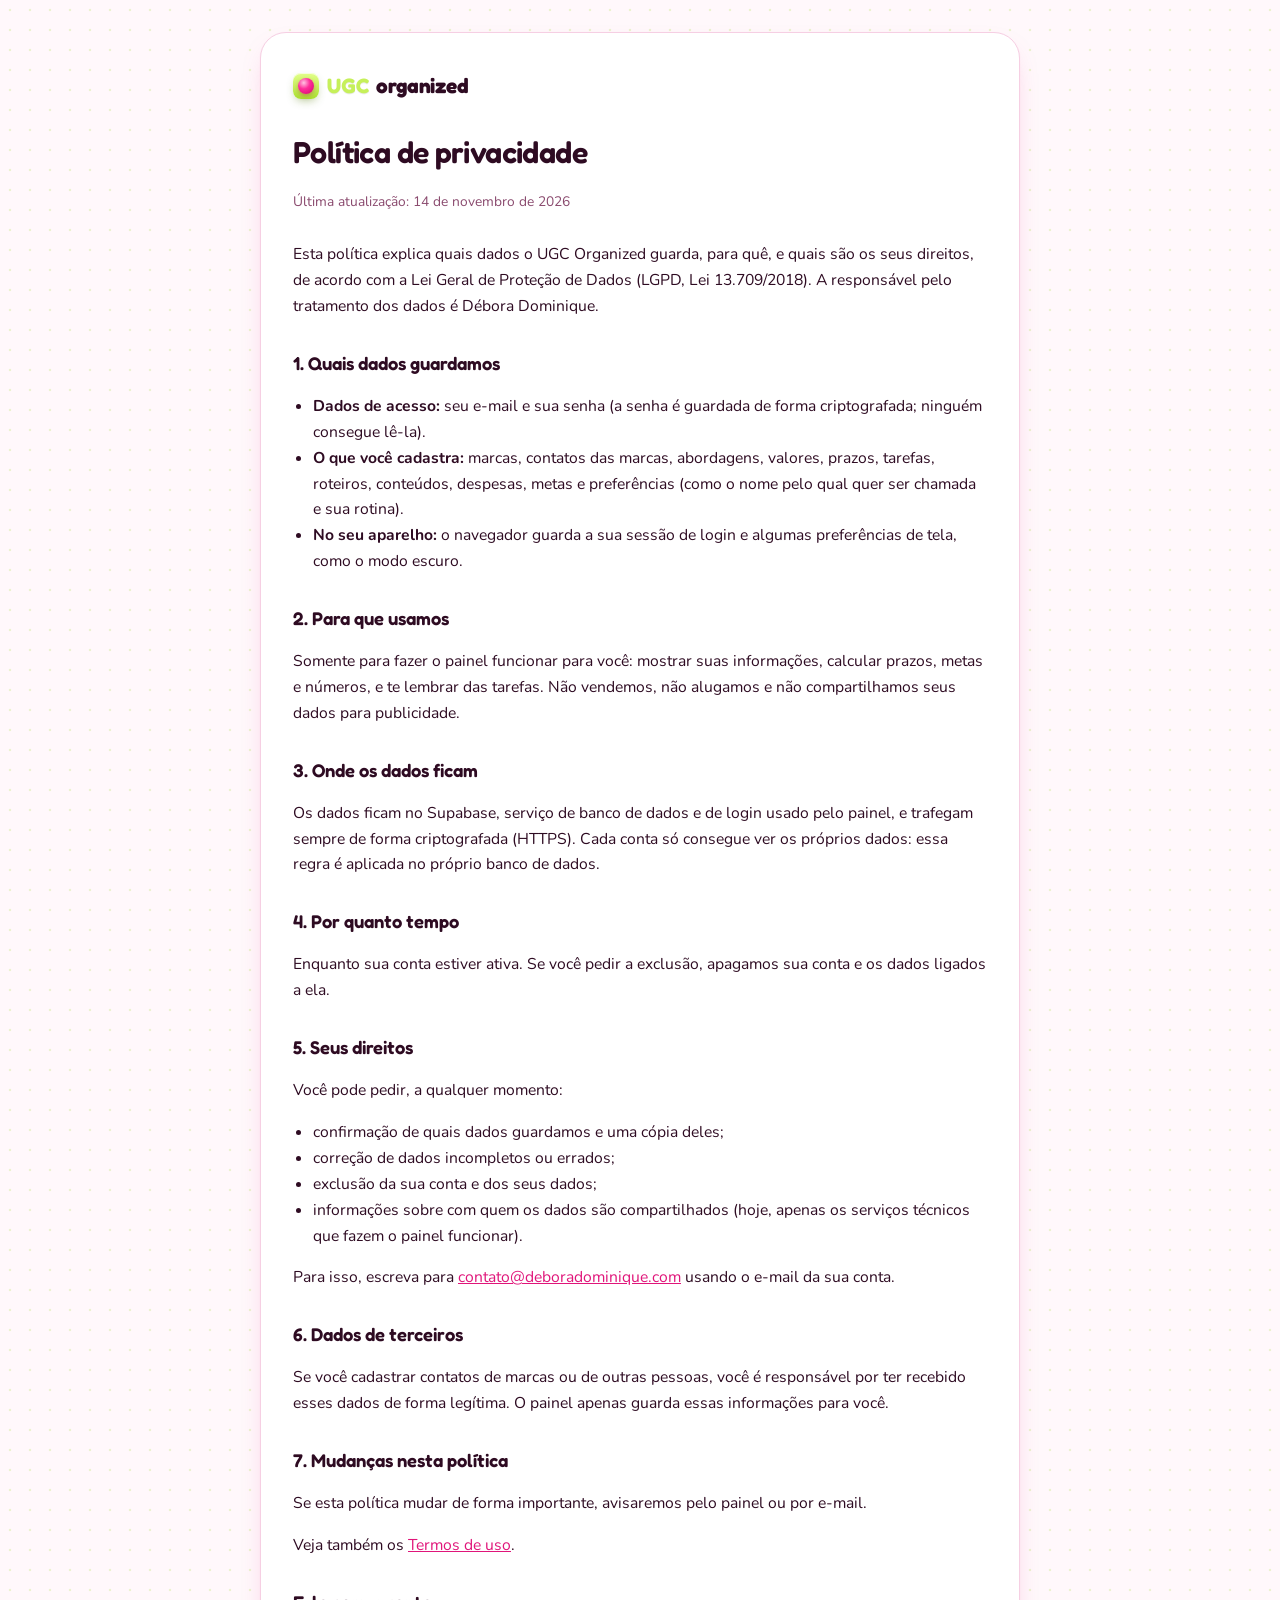
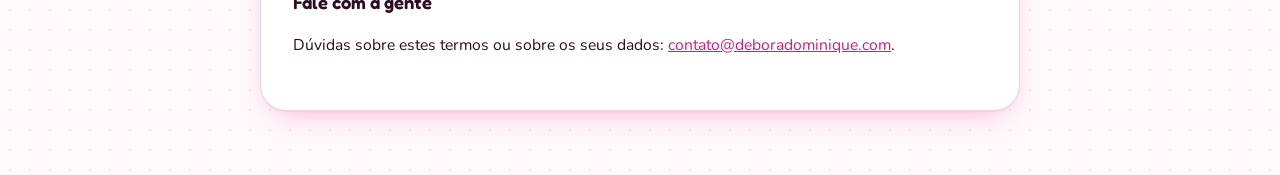
<file: privacidade.html>
<!DOCTYPE html>
<html lang="pt-BR">
<head>
  <meta charset="UTF-8">
  <meta name="viewport" content="width=device-width, initial-scale=1">
  <title>Política de privacidade · UGC Organized</title>
  <link rel="icon" type="image/png" sizes="192x192" href="/app/icone-192.png?v=4">
  <link rel="apple-touch-icon" sizes="180x180" href="/app/icone-180.png?v=4">
  <script src="js/tema.js?v=2"></script>
  <link rel="stylesheet" href="css/tema-y2k.css?v=6">
  <style>
    * { box-sizing: border-box; }
    body { margin: 0; font-family: var(--texto); color: var(--ameixa); line-height: 1.65; padding: 32px 16px 64px; }
    main { max-width: 760px; margin: 0 auto; background: var(--branco); border: 1px solid #f6cfe3; border-radius: 26px; padding: 36px 32px; box-shadow: var(--sombra); }
    .logo { font-family: var(--titulo); font-weight: 700; font-size: 1.3rem; margin-bottom: 24px; color: var(--ameixa); text-decoration: none; }
    h1 { font-family: var(--titulo); font-weight: 600; font-size: 1.9rem; letter-spacing: -.02em; margin: 0 0 4px; }
    .data { color: var(--suave); font-size: .86rem; margin-bottom: 28px; }
    h2 { font-family: var(--titulo); font-weight: 600; font-size: 1.15rem; margin: 28px 0 6px; }
    p, li { font-size: .98rem; }
    ul { padding-left: 20px; }
    a { color: var(--vinho); }
    @media (max-width: 560px) { main { padding: 26px 18px; } h1 { font-size: 1.5rem; } }
  </style>
</head>
<body>
<main>
  <a class="logo" href="login.html"><span class="bolinha" aria-hidden="true"></span><b>UGC</b> organized</a>
  <h1>Política de privacidade</h1>
  <p class="data">Última atualização: 14 de novembro de 2026</p>

  <p>Esta política explica quais dados o UGC Organized guarda, para quê, e quais são os seus direitos, de acordo com a Lei Geral de Proteção de Dados (LGPD, Lei 13.709/2018). A responsável pelo tratamento dos dados é Débora Dominique.</p>

  <h2>1. Quais dados guardamos</h2>
  <ul>
    <li><strong>Dados de acesso:</strong> seu e-mail e sua senha (a senha é guardada de forma criptografada; ninguém consegue lê-la).</li>
    <li><strong>O que você cadastra:</strong> marcas, contatos das marcas, abordagens, valores, prazos, tarefas, roteiros, conteúdos, despesas, metas e preferências (como o nome pelo qual quer ser chamada e sua rotina).</li>
    <li><strong>No seu aparelho:</strong> o navegador guarda a sua sessão de login e algumas preferências de tela, como o modo escuro.</li>
  </ul>

  <h2>2. Para que usamos</h2>
  <p>Somente para fazer o painel funcionar para você: mostrar suas informações, calcular prazos, metas e números, e te lembrar das tarefas. Não vendemos, não alugamos e não compartilhamos seus dados para publicidade.</p>

  <h2>3. Onde os dados ficam</h2>
  <p>Os dados ficam no Supabase, serviço de banco de dados e de login usado pelo painel, e trafegam sempre de forma criptografada (HTTPS). Cada conta só consegue ver os próprios dados: essa regra é aplicada no próprio banco de dados.</p>

  <h2>4. Por quanto tempo</h2>
  <p>Enquanto sua conta estiver ativa. Se você pedir a exclusão, apagamos sua conta e os dados ligados a ela.</p>

  <h2>5. Seus direitos</h2>
  <p>Você pode pedir, a qualquer momento:</p>
  <ul>
    <li>confirmação de quais dados guardamos e uma cópia deles;</li>
    <li>correção de dados incompletos ou errados;</li>
    <li>exclusão da sua conta e dos seus dados;</li>
    <li>informações sobre com quem os dados são compartilhados (hoje, apenas os serviços técnicos que fazem o painel funcionar).</li>
  </ul>
  <p>Para isso, escreva para <a href="mailto:contato@deboradominique.com">contato@deboradominique.com</a> usando o e-mail da sua conta.</p>

  <h2>6. Dados de terceiros</h2>
  <p>Se você cadastrar contatos de marcas ou de outras pessoas, você é responsável por ter recebido esses dados de forma legítima. O painel apenas guarda essas informações para você.</p>

  <h2>7. Mudanças nesta política</h2>
  <p>Se esta política mudar de forma importante, avisaremos pelo painel ou por e-mail.</p>

  <p>Veja também os <a href="termos.html">Termos de uso</a>.</p>
  <h2>Fale com a gente</h2>
  <p>Dúvidas sobre estes termos ou sobre os seus dados: <a href="mailto:contato@deboradominique.com">contato@deboradominique.com</a>.</p>
</main>
</body>
</html>
</file>
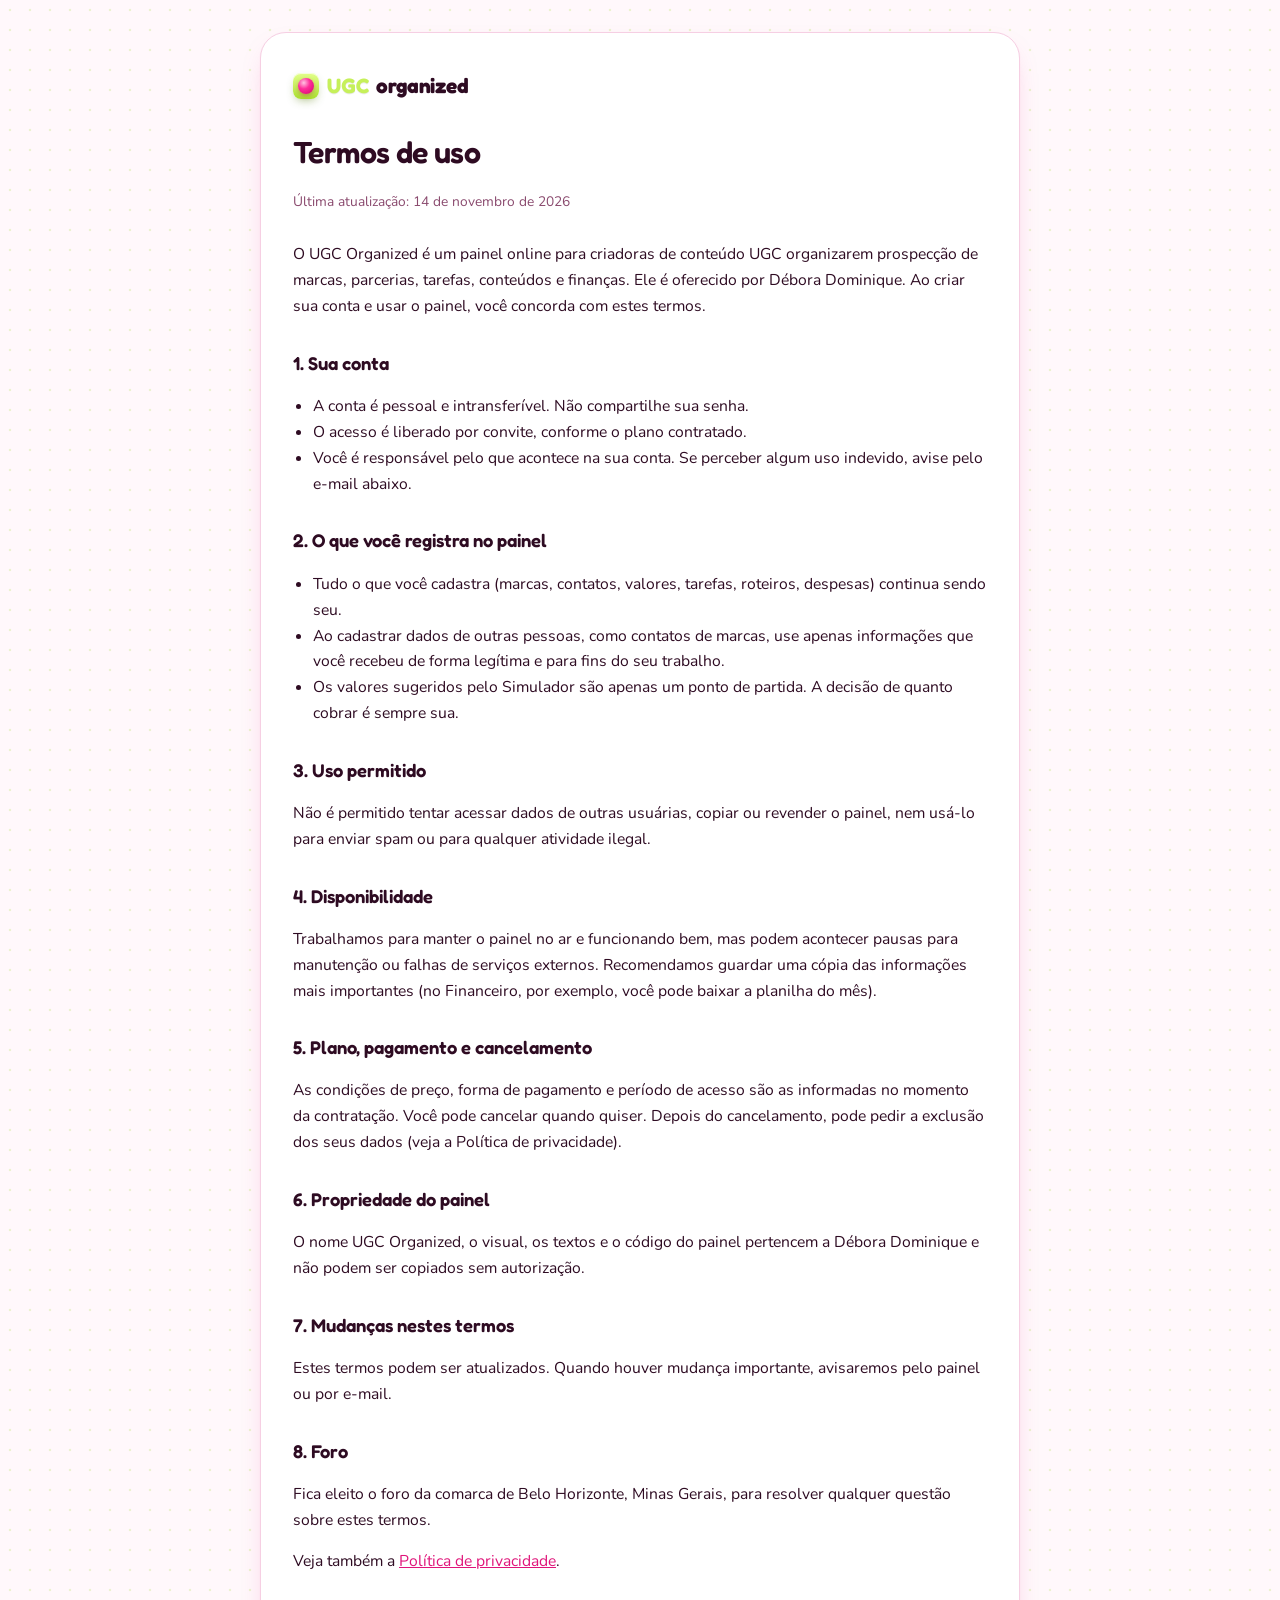
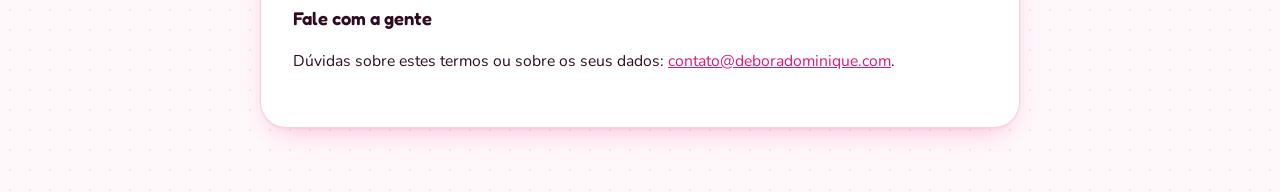
<file: termos.html>
<!DOCTYPE html>
<html lang="pt-BR">
<head>
  <meta charset="UTF-8">
  <meta name="viewport" content="width=device-width, initial-scale=1">
  <title>Termos de uso · UGC Organized</title>
  <link rel="icon" type="image/png" sizes="192x192" href="/app/icone-192.png?v=4">
  <link rel="apple-touch-icon" sizes="180x180" href="/app/icone-180.png?v=4">
  <script src="js/tema.js?v=2"></script>
  <link rel="stylesheet" href="css/tema-y2k.css?v=6">
  <style>
    * { box-sizing: border-box; }
    body { margin: 0; font-family: var(--texto); color: var(--ameixa); line-height: 1.65; padding: 32px 16px 64px; }
    main { max-width: 760px; margin: 0 auto; background: var(--branco); border: 1px solid #f6cfe3; border-radius: 26px; padding: 36px 32px; box-shadow: var(--sombra); }
    .logo { font-family: var(--titulo); font-weight: 700; font-size: 1.3rem; margin-bottom: 24px; color: var(--ameixa); text-decoration: none; }
    h1 { font-family: var(--titulo); font-weight: 600; font-size: 1.9rem; letter-spacing: -.02em; margin: 0 0 4px; }
    .data { color: var(--suave); font-size: .86rem; margin-bottom: 28px; }
    h2 { font-family: var(--titulo); font-weight: 600; font-size: 1.15rem; margin: 28px 0 6px; }
    p, li { font-size: .98rem; }
    ul { padding-left: 20px; }
    a { color: var(--vinho); }
    @media (max-width: 560px) { main { padding: 26px 18px; } h1 { font-size: 1.5rem; } }
  </style>
</head>
<body>
<main>
  <a class="logo" href="login.html"><span class="bolinha" aria-hidden="true"></span><b>UGC</b> organized</a>
  <h1>Termos de uso</h1>
  <p class="data">Última atualização: 14 de novembro de 2026</p>

  <p>O UGC Organized é um painel online para criadoras de conteúdo UGC organizarem prospecção de marcas, parcerias, tarefas, conteúdos e finanças. Ele é oferecido por Débora Dominique. Ao criar sua conta e usar o painel, você concorda com estes termos.</p>

  <h2>1. Sua conta</h2>
  <ul>
    <li>A conta é pessoal e intransferível. Não compartilhe sua senha.</li>
    <li>O acesso é liberado por convite, conforme o plano contratado.</li>
    <li>Você é responsável pelo que acontece na sua conta. Se perceber algum uso indevido, avise pelo e-mail abaixo.</li>
  </ul>

  <h2>2. O que você registra no painel</h2>
  <ul>
    <li>Tudo o que você cadastra (marcas, contatos, valores, tarefas, roteiros, despesas) continua sendo seu.</li>
    <li>Ao cadastrar dados de outras pessoas, como contatos de marcas, use apenas informações que você recebeu de forma legítima e para fins do seu trabalho.</li>
    <li>Os valores sugeridos pelo Simulador são apenas um ponto de partida. A decisão de quanto cobrar é sempre sua.</li>
  </ul>

  <h2>3. Uso permitido</h2>
  <p>Não é permitido tentar acessar dados de outras usuárias, copiar ou revender o painel, nem usá-lo para enviar spam ou para qualquer atividade ilegal.</p>

  <h2>4. Disponibilidade</h2>
  <p>Trabalhamos para manter o painel no ar e funcionando bem, mas podem acontecer pausas para manutenção ou falhas de serviços externos. Recomendamos guardar uma cópia das informações mais importantes (no Financeiro, por exemplo, você pode baixar a planilha do mês).</p>

  <h2>5. Plano, pagamento e cancelamento</h2>
  <p>As condições de preço, forma de pagamento e período de acesso são as informadas no momento da contratação. Você pode cancelar quando quiser. Depois do cancelamento, pode pedir a exclusão dos seus dados (veja a Política de privacidade).</p>

  <h2>6. Propriedade do painel</h2>
  <p>O nome UGC Organized, o visual, os textos e o código do painel pertencem a Débora Dominique e não podem ser copiados sem autorização.</p>

  <h2>7. Mudanças nestes termos</h2>
  <p>Estes termos podem ser atualizados. Quando houver mudança importante, avisaremos pelo painel ou por e-mail.</p>

  <h2>8. Foro</h2>
  <p>Fica eleito o foro da comarca de Belo Horizonte, Minas Gerais, para resolver qualquer questão sobre estes termos.</p>

  <p>Veja também a <a href="privacidade.html">Política de privacidade</a>.</p>
  <h2>Fale com a gente</h2>
  <p>Dúvidas sobre estes termos ou sobre os seus dados: <a href="mailto:contato@deboradominique.com">contato@deboradominique.com</a>.</p>
</main>
</body>
</html>
</file>
<file: css/tema-y2k.css>
/* =========================================================
   tema-y2k.css · UGC Organized
   Estética garota anos 2000: tudo rosa, brilho de gel e glitter.
   Carregado por ÚLTIMO: sobrescreve as cores do painel.
   (Os nomes das variáveis vêm da versão antiga; só os valores mudaram.)
   ========================================================= */
@import url('https://fonts.googleapis.com/css2?family=Fredoka:wght@400;500;600;700&family=Nunito:wght@400;500;600;700;800&display=swap');

:root, :root:not([data-theme]) {
  --vinho: #e0157a;          /* rosa choque: botões, destaques */
  --vinho-escuro: #a80d5a;   /* rosa profundo: hover */
  --vinho-claro: #ffe0ef;    /* rosa bebê: selos */
  --creme: #ffe4f1;
  --creme-claro: #fff5fa;    /* fundo */
  --dourado: #ff4fa3;        /* chiclete: estrelas, brilhos */
  --dourado-claro: #fff1c4;  /* amarelo manteiga: alertas */
  --branco: #ffffff;
  --grafite: #3d0f2b;        /* texto: ameixa */
  --suave: #8a4a6e;
  --borda: #ffc6e2;
  --verde: #1f8a5b;
  --vermelho: #d62839;
  --titulo: 'Fredoka', 'Nunito', system-ui, sans-serif;
  --texto: 'Nunito', system-ui, -apple-system, sans-serif;
  --gel: linear-gradient(180deg, #ff7cbf 0%, #ff2d95 55%, #e0157a 100%);
  --gel-sombra: inset 0 1px 0 rgba(255,255,255,.65), inset 0 -2px 6px rgba(168,13,90,.25), 0 8px 18px -8px rgba(224,21,122,.65);
  --sombra: 0 1px 2px rgba(224,21,122,.06), 0 12px 30px -14px rgba(224,21,122,.35);
}

/* Fundo de bolinhas */
body {
  background-color: var(--creme-claro);
  background-image: radial-gradient(rgba(255,79,163,.16) 1.4px, transparent 1.6px);
  background-size: 20px 20px;
}

/* Logo com a bolinha rosa choque */
.logo { font-family: var(--titulo); font-weight: 700; letter-spacing: -.01em; display: flex; align-items: center; gap: 8px; }
.logo .bolinha { width: 14px; height: 14px; border-radius: 50%; flex-shrink: 0; background: radial-gradient(circle at 35% 30%, #ff9fd0, #ff1493 55%, #c20f6c); box-shadow: 0 0 10px rgba(255,20,147,.6); }
.logo b { color: var(--dourado); font-weight: 700; }
.logo .brilho { font-size: .7em; color: #fff; opacity: .9; }

/* Títulos em gel */
.topo h1, .cartao h2, .coluna h3, h1 { font-weight: 600; letter-spacing: -.01em; }
.saudacao { font-family: var(--titulo); font-style: normal; color: var(--vinho); font-weight: 500; }
.saudacao::after { content: ' ✦'; color: var(--dourado); }

/* Sidebar rosa com brilho */
.sidebar {
  background: linear-gradient(170deg, #ff5fae 0%, #ff2d95 45%, #c8106a 100%);
  color: #fff;
  box-shadow: inset -1px 0 0 rgba(255,255,255,.35), 6px 0 30px -12px rgba(224,21,122,.5);
}
.sidebar::before { content: '✦  ✧  ✦'; position: absolute; bottom: 150px; left: 24px; color: rgba(255,255,255,.35); letter-spacing: 6px; font-size: .9rem; pointer-events: none; }
.sidebar .logo { color: #fff; text-shadow: 0 2px 10px rgba(168,13,90,.35); }
.sidebar .logo b { color: #fff3a8; }
.menu-rotulo, .usuario-rotulo { color: rgba(255,255,255,.75); }
.aba { color: rgba(255,255,255,.88); font-weight: 600; border-radius: 999px; }
.aba:hover { background: rgba(255,255,255,.16); color: #fff; }
.aba.ativa { background: rgba(255,255,255,.95); color: var(--vinho); box-shadow: 0 6px 16px -6px rgba(120,0,60,.5), inset 0 -2px 0 rgba(255,79,163,.25); }
.usuario-email { color: #fff; }
.sidebar-rodape { border-top-color: rgba(255,255,255,.3); }
.sair { border-color: rgba(255,255,255,.7); color: #fff; border-radius: 999px; }
.sair:hover { background: rgba(255,255,255,.18); }
.selo-aba { background: #fff3a8; color: var(--vinho-escuro); box-shadow: 0 0 0 2px rgba(255,255,255,.6); }

/* Botões de gel */
.btn-primario, .botao, .periodo.ativo, .vis-btn.ativo, .numero.destaque, .btn.principal {
  background: var(--gel) !important; color: #fff !important; border: 0; box-shadow: var(--gel-sombra);
  text-shadow: 0 1px 1px rgba(168,13,90,.35);
}
.btn-primario, .botao, .btn.principal { border-radius: 999px; }
.btn-primario:hover, .botao:hover, .btn.principal:hover { filter: brightness(1.06) saturate(1.05); transform: translateY(-1px); }
.btn-secundario, .periodos, .visoes, .busca, .btn-menu { border-color: var(--borda); border-radius: 999px; }

/* Cartões fofos */
.cartao { border-color: var(--borda); border-radius: 26px; }
.numero.destaque .rotulo, .numero.destaque .extra { color: #fff; opacity: .92; }
.numero .valor { font-family: var(--titulo); font-weight: 600; color: var(--vinho); }
.numero.destaque .valor { color: #fff; }
.contato-destaque { background: linear-gradient(120deg, #fff, #ffe0ef 60%, #fff1c4); }

/* Barras e gráficos em rosa */
.barra { background: var(--gel); }
.barra-col:hover .barra, .barra-col:focus .barra { background: linear-gradient(180deg, #fff1c4, #ffb3d9); }
.preenchido { background: linear-gradient(90deg, #ff2d95, #ff8fc7); }
.preenchido.ouro { background: linear-gradient(90deg, #c77dff, #ff8fc7); }
.trilho { background: #ffe4f1; }
.dica { background: var(--vinho-escuro); }

/* Funil e marcas */
.coluna { background: rgba(255,228,241,.6); border-radius: 26px; }
.coluna.sobre { background: #fff1c4; border-color: var(--dourado); }
.coluna.producao { background: rgba(255,208,232,.6); }
.card-marca { border-radius: 18px; }
.card-marca:hover { box-shadow: 0 10px 24px -12px rgba(224,21,122,.5); }
.avancar:hover { background: var(--gel); }
.estrela.on, .estrelas { color: var(--dourado); text-shadow: 0 0 6px rgba(255,79,163,.4); }
.legenda .pagamento::before, .ev.pagamento { background: #c77dff; }
.dia.hoje { outline-color: var(--dourado); }
.ficha-cab small { color: var(--dourado); }
.dialogo-ficha { border-radius: 28px; }
.dialogo-ficha::backdrop { background: rgba(120,0,60,.35); backdrop-filter: blur(3px); }

/* Login */
.cartao-login, main.cartao { border-top-color: var(--vinho); }
input:focus, .campo input:focus, .campo select:focus, .campo textarea:focus { border-color: var(--dourado) !important; box-shadow: 0 0 0 3px rgba(255,79,163,.18) !important; }
.check input, .escolha input { accent-color: var(--vinho); }

/* Seleção de texto rosinha */
::selection { background: #ffb3d9; color: var(--grafite); }

/* Glitter do mouse */
.glitter {
  position: fixed; pointer-events: none; z-index: 9999; line-height: 1; user-select: none;
  animation: glitter-cai .9s ease-out forwards; will-change: transform, opacity;
}
@keyframes glitter-cai {
  0%   { opacity: 1; transform: translate(-50%, -50%) scale(1) rotate(0deg); }
  100% { opacity: 0; transform: translate(calc(-50% + var(--dx)), calc(-50% + var(--dy))) scale(.2) rotate(var(--giro)); }
}

/* =========================================================
   MODO ESCURO · rosa neon na noite (liga pelo botão da barra lateral)
   ========================================================= */
:root[data-theme="dark"] {
  --vinho: #ff4fa3;
  --vinho-escuro: #ff7cbf;
  --vinho-claro: #3a1430;
  --creme: #2c1024;
  --creme-claro: #170910;
  --dourado: #ff8fc7;
  --dourado-claro: #3b2a12;
  --branco: #221019;
  --grafite: #ffe4f1;
  --suave: #d9a3c2;
  --borda: #4d2140;
  --verde: #5fd59a;
  --vermelho: #ff6b7d;
  --sombra: 0 1px 2px rgba(0,0,0,.4), 0 14px 30px -14px rgba(255,20,147,.25);
  color-scheme: dark;
}
:root[data-theme="dark"] body { background-color: var(--creme-claro); background-image: radial-gradient(rgba(255,79,163,.12) 1.4px, transparent 1.6px); }
:root[data-theme="dark"] .sidebar { background: linear-gradient(170deg, #3d0b2a 0%, #2a0820 50%, #16040f 100%); box-shadow: inset -1px 0 0 rgba(255,79,163,.35), 6px 0 30px -12px rgba(255,20,147,.35); }
:root[data-theme="dark"] .aba.ativa { background: var(--gel); color: #fff; }
:root[data-theme="dark"] .sidebar .logo b { color: #ff8fc7; }
/* Tudo que era branco fixo vira "cartão escuro" */
:root[data-theme="dark"] :is(.cartao, .tarefa, .p-item, .f-item, .s-item, .card-marca, .t-chip, .check, .passo, .s-opcao, .lead, .dia-sem, .hoje-item, .busca, .periodos, .visoes, .filtros button, .p-status, .dias-escolha span, .cat-escolha span, .dur-escolha button, .sug, .btn-menu, .cal-nav, .plano-passos > div, .t-check, .coluna .qtd, .p-dia h3 span, .stepper button:first-child, .contato-destaque, .plano-meta, .feedback-resumo) { background-color: var(--branco); background-image: none; color: var(--grafite); border-color: var(--borda); }
:root[data-theme="dark"] :is(input, select, textarea, .campo input, .campo select, .campo textarea, .p-linha input, .p-linha select, .passo input) { background: #1c0b15 !important; color: var(--grafite) !important; border-color: var(--borda) !important; }
:root[data-theme="dark"] :is(.coluna, .dia, .s-resumo, .texto-stats, .previa-prazo, .mensagem, .texto-usado p, .ficha-rodape) { background: var(--creme); color: var(--grafite); }
:root[data-theme="dark"] .dialogo-ficha { background: var(--branco); }
:root[data-theme="dark"] :is(.chip, .mini-btn, .valor-tag) { background: #3a1430; color: #ffb3d9; }
:root[data-theme="dark"] :is(.mini-btn.zap, .chip.ok, .valor-tag.pago, .prazo, .previa-prazo.ok, .mini-btn.nf.emitida, .selo-fb.sim) { background: #10301f; color: #7ee2ad; }
:root[data-theme="dark"] :is(.prazo.alerta, .tag-data.alerta, .previa-prazo.alerta, .atrasadas, .aviso-nf, .mini-btn.nf, .p-status.alerta, .mini-btn.agenda) { background: #3b2a12; color: #ffd28a; }
:root[data-theme="dark"] :is(.prazo.atraso, .previa-prazo.atraso, .faixa-erro, .aviso-erro, .p-status.atraso, .hoje-item.atraso, .f-item.atrasado) { background: #3a0f18; color: #ff9aa8; }
:root[data-theme="dark"] :is(.aprendendo, .ativar-lembrete, .chip.texto, .chip.marca) { background: #2a1640; color: #d9b8ff; }
:root[data-theme="dark"] .p-item.aprovada { background: #10261b; }
:root[data-theme="dark"] .tag-data, :root[data-theme="dark"] .prazo.neutro { background: var(--creme); color: var(--suave); }
:root[data-theme="dark"] .dia.hoje { background: var(--branco); }
:root[data-theme="dark"] .trilho, :root[data-theme="dark"] .carga { background: #3a1430; }
:root[data-theme="dark"] .numero.destaque, :root[data-theme="dark"] :is(.btn-primario, .vis-btn.ativo, .periodo.ativo) { background: var(--gel) !important; color: #fff !important; }
:root[data-theme="dark"] .dia-sem.folga { background: repeating-linear-gradient(-45deg, #2c1024 0 8px, #221019 8px 16px); }
.tema-btn { width: 100%; margin-bottom: 8px; padding: 9px; border-radius: 999px; border: 1px solid rgba(255,255,255,.45); background: rgba(255,255,255,.12); color: #fff; font-weight: 700; font-size: .85rem; }
.tema-btn:hover { background: rgba(255,255,255,.22); }
:root[data-theme="dark"] .selo-aba { color: #5a0a33; }

/* =========================================================
   IDENTIDADE LIMA + ROSA (igual ao ícone do app)
   Rosa choque continua como cor principal; o lima entra como
   destaque: marca, selos, progresso, foco e detalhes.
   ========================================================= */
:root {
  --lima: #c6f05a;
  --lima-claro: #effbd2;
  --lima-forte: #a8de2e;
  --lima-texto: #4f7a00;   /* lima escuro para texto legível */
  --lima-gel: linear-gradient(180deg, #e2ff8a 0%, #c6f05a 55%, #a8de2e 100%);
}
body {
  background-color: #fff8fb;
  background-image: radial-gradient(rgba(168,222,46,.22) 1.4px, transparent 1.6px);
}

/* Marca: quadradinho lima com a bolinha rosa, como o ícone */
.logo .bolinha { position: relative; width: 26px; height: 26px; border-radius: 8px; background: var(--lima-gel); box-shadow: inset 0 1px 0 rgba(255,255,255,.7), 0 4px 10px -3px rgba(80,120,0,.45); }
.logo .bolinha::after { content: ''; position: absolute; inset: 5px; border-radius: 50%; background: radial-gradient(circle at 36% 30%, #ffc2e2, #ff2d9b 40%, #e0127a 80%, #b00a5e); box-shadow: 0 2px 4px rgba(176,10,94,.35); }
.logo b, .sidebar .logo b { color: var(--lima); text-shadow: 0 1px 0 rgba(0,0,0,.08); }
main.cartao .logo b, .cartao .logo b { color: var(--lima-texto); }

/* Barra lateral: rosa elegante, detalhes em lima */
.sidebar { background: linear-gradient(175deg, #ff4fa8 0%, #ec1c86 50%, #c40f6a 100%); }
.menu-grupo { color: rgba(239,251,210,.85); }
.aba.ativa { box-shadow: inset 4px 0 0 var(--lima), 0 6px 16px -6px rgba(120,0,60,.5); }
.selo-aba { background: var(--lima); color: #2f4a00; box-shadow: 0 0 0 2px rgba(255,255,255,.55); }
.tema-btn { border-color: rgba(239,251,210,.6); }

/* Detalhes em lima pelo app */
.saudacao::after { color: var(--lima-forte); }
.ficha-cab small, .menu-rotulo { color: var(--lima-texto); }
.cartao { border-color: #f6cfe3; }
.numero.destaque .extra { color: var(--lima-claro); opacity: 1; }
.carga.ok > div, .meta-dia .carga.ok > div, .preenchido.ouro { background: linear-gradient(90deg, var(--lima-forte), var(--lima)); }
.chip.ok, .valor-tag.pago, .mini-btn.zap { background: var(--lima-claro); color: var(--lima-texto); }
.prazo, .previa-prazo.ok { background: var(--lima-claro); color: var(--lima-texto); }
.p-item.aprovada { border-left-color: var(--lima-forte); background: #f8fde9; }
.coluna.sobre { background: var(--lima-claro); border-color: var(--lima-forte); }
.dia.hoje { outline-color: var(--lima-forte); }
.legenda .feito::before, .ev.feito { background: var(--lima-forte); }
.ev.feito { color: #2f4a00; }
.t-check { border-color: var(--lima-forte); }
.cronometro::before { color: var(--lima-forte); }
.aprendendo { background: var(--lima-claro); color: var(--lima-texto); }
.crescimento.ok { border-color: var(--lima); background: linear-gradient(135deg, #fff, var(--lima-claro)); }
input:focus, .campo input:focus, .campo select:focus, .campo textarea:focus { border-color: var(--lima-forte) !important; box-shadow: 0 0 0 3px rgba(168,222,46,.28) !important; }
::selection { background: var(--lima); color: #1f2e00; }
.assistente-fab { box-shadow: var(--gel-sombra), 0 0 0 3px var(--lima), 0 14px 30px -10px rgba(224,21,122,.6); }
main.cartao { border-top: 1px solid #f6cfe3; background: linear-gradient(90deg, #ff2d9b, var(--lima)) top / 100% 6px no-repeat, var(--branco); }
.contato-destaque { background: linear-gradient(120deg, #fff, #ffe0ef 55%, var(--lima-claro)); }
.plano-meta { background: linear-gradient(135deg, #fff 0%, #ffe8f4 55%, var(--lima-claro) 100%); }

/* Modo escuro: lima neon */
:root[data-theme="dark"] { --lima-claro: #24330a; --lima-texto: #d4ff7a; }
:root[data-theme="dark"] body { background-image: radial-gradient(rgba(198,240,90,.10) 1.4px, transparent 1.6px); }
:root[data-theme="dark"] :is(.chip.ok, .valor-tag.pago, .mini-btn.zap, .prazo, .previa-prazo.ok, .aprendendo) { background: #24330a; color: #d4ff7a; }
:root[data-theme="dark"] .selo-aba { background: var(--lima); color: #1f2e00; }
:root[data-theme="dark"] .crescimento.ok { background: #1a260a; }

/* =========================================================
   REGRAS DE DESIGN · cores com papel e hierarquia tipográfica
   Rosa  = ação (botões, aba ativa, links)
   Lima  = conquista e marca (progresso, metas, selos, logo)
   Lilás = informação (marcas ligadas, lembretes, licenças)
   Ameixa = tinta (títulos e números)
   Escala: 1.85 / 1.15 / 1.0 / .95 / .86 / .72 rem
   ========================================================= */
:root {
  --ameixa: #2e0b22;
  --ameixa-suave: #6e3a5a;
  --lilas: #9b6bf2;
  --lilas-claro: #f1eaff;
  --lilas-texto: #5b2fb0;
  --suave: #7d5470;
}
:root[data-theme="dark"] { --ameixa: #ffe9f4; --ameixa-suave: #e3bcd3; --lilas-claro: #2a1a45; --lilas-texto: #d4bfff; }

/* 1. Título da página */
.topo h1 { font-family: var(--titulo); font-weight: 600; font-size: 1.85rem; letter-spacing: -.02em; color: var(--ameixa); }
/* 2. Saudação: voz calma, abaixo do título */
.saudacao, .marcas-barra .saudacao { font-family: var(--texto); font-weight: 600; font-size: 1rem; color: var(--ameixa-suave); }
/* 3. Título de cartão e de seção */
.cartao h2, .ficha-cab h2, .ficha legend, .cal-cab h2, .f-mes h2 { font-family: var(--titulo); font-weight: 600; color: var(--ameixa); letter-spacing: -.01em; }
.cartao h2 { font-size: 1.15rem; }
.coluna h3, .p-dia h3, .cr-colunas h3, .dia-sem header strong, .hoje-cab h2 { color: var(--ameixa); font-weight: 600; }
/* 4. Rótulo: pequeno, caixa-alta, discreto */
.numero .rotulo, .ritmo-rotulo, .s-total .rotulo, .feedback-resumo .rotulo { font-family: var(--texto); font-size: .72rem; font-weight: 800; letter-spacing: .07em; text-transform: uppercase; color: var(--suave); }
.numero.destaque .rotulo { color: rgba(255,255,255,.85); }
/* 5. Números: tinta ameixa; o rosa fica para o cartão de destaque */
.numero .valor, .ritmo-num, .meta-num, .s-ref, .contato-destaque .valor, .plano-passos b, .texto-stats b, .feedback-resumo .valor { color: var(--ameixa); font-family: var(--titulo); font-weight: 600; letter-spacing: -.02em; }
.numero.destaque .valor { color: #fff; }
.numero .valor.menor { font-size: 1.5rem; }
.ritmo-num small, .meta-num small { color: var(--suave); font-family: var(--texto); }
/* 6. Texto e notas */
body { color: var(--ameixa); }
.desc, .cartao .desc, small.desc { color: var(--suave); font-size: .86rem; line-height: 1.5; }
.t-titulo, .p-nome, .card-topo strong, .f-corpo strong, .s-item strong { color: var(--ameixa); }
.t-hora { color: var(--ameixa-suave); }
.f-valor, .valor-tag { font-family: var(--titulo); }
.f-valor { color: var(--ameixa); }
.f-valor.ok { color: var(--lima-texto); }
.f-valor.gasto { color: var(--lilas-texto); }

/* Rosa = ação: links e textos clicáveis */
.link, .link-precos, .cr-detalhes summary, .abrir, .add-coluna, .add-dia { color: var(--vinho); }

/* Lilás = informação */
.chip.marca, .chip.texto { background: var(--lilas-claro); color: var(--lilas-texto); }
.ativar-lembrete { background: var(--lilas-claro); color: var(--lilas-texto); }
.legenda .pagamento::before, .ev.pagamento, .legenda .licenca::before, .ev.licenca { background: var(--lilas); }
.legenda .gasto::before, .f-b.gasto { background: var(--lilas); }
.ev.followup { background: #ffd1e8; color: var(--ameixa); }
.preenchido.ouro { background: linear-gradient(90deg, var(--lilas), #c7a6ff); }

/* Ritmo visual: espaços e bordas consistentes */
.cartao { box-shadow: 0 1px 2px rgba(46,11,34,.04), 0 12px 28px -16px rgba(224,21,122,.28); }
.numeros { gap: 14px; }
.vis-btn, .periodo { font-weight: 700; }

/* Harmonia final */
.cr-medidor { background: linear-gradient(90deg, #ffc2d6 0%, #d9c2ff 50%, var(--lima) 100%); }
.cr-medidor div { border-color: var(--ameixa); }
.meta-info strong { color: var(--ameixa); }
.meta-dia .carga > div { background: linear-gradient(90deg, var(--lima-forte), var(--lima)); }
.plano-frase b, .cr-colunas li b, .item-barra .cabeca strong { color: var(--ameixa); font-weight: 800; }
.plano-passos > span { color: var(--lima-forte); }
:root[data-theme="dark"] .sidebar .logo b { color: var(--lima); }
:root[data-theme="dark"] .meta-dia .carga > div { background: linear-gradient(90deg, #8fc21c, var(--lima)); }
</file>
